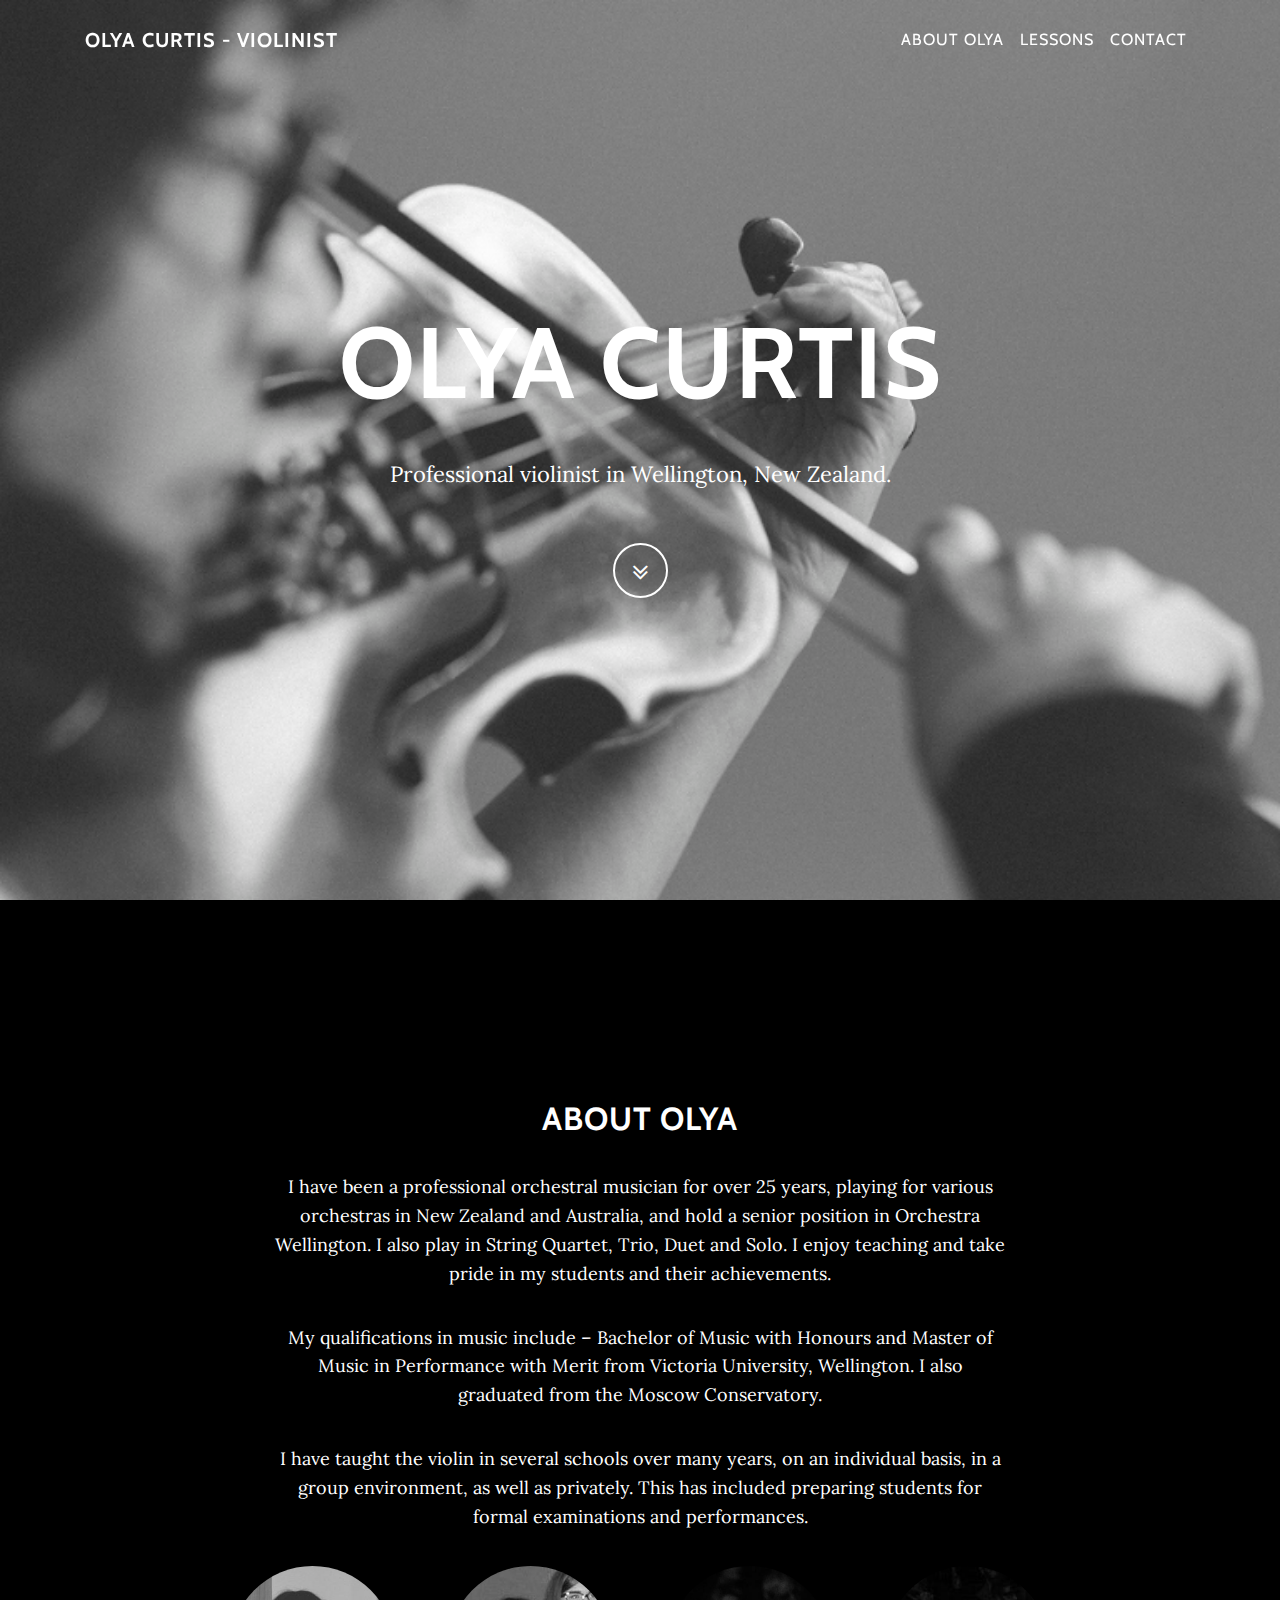
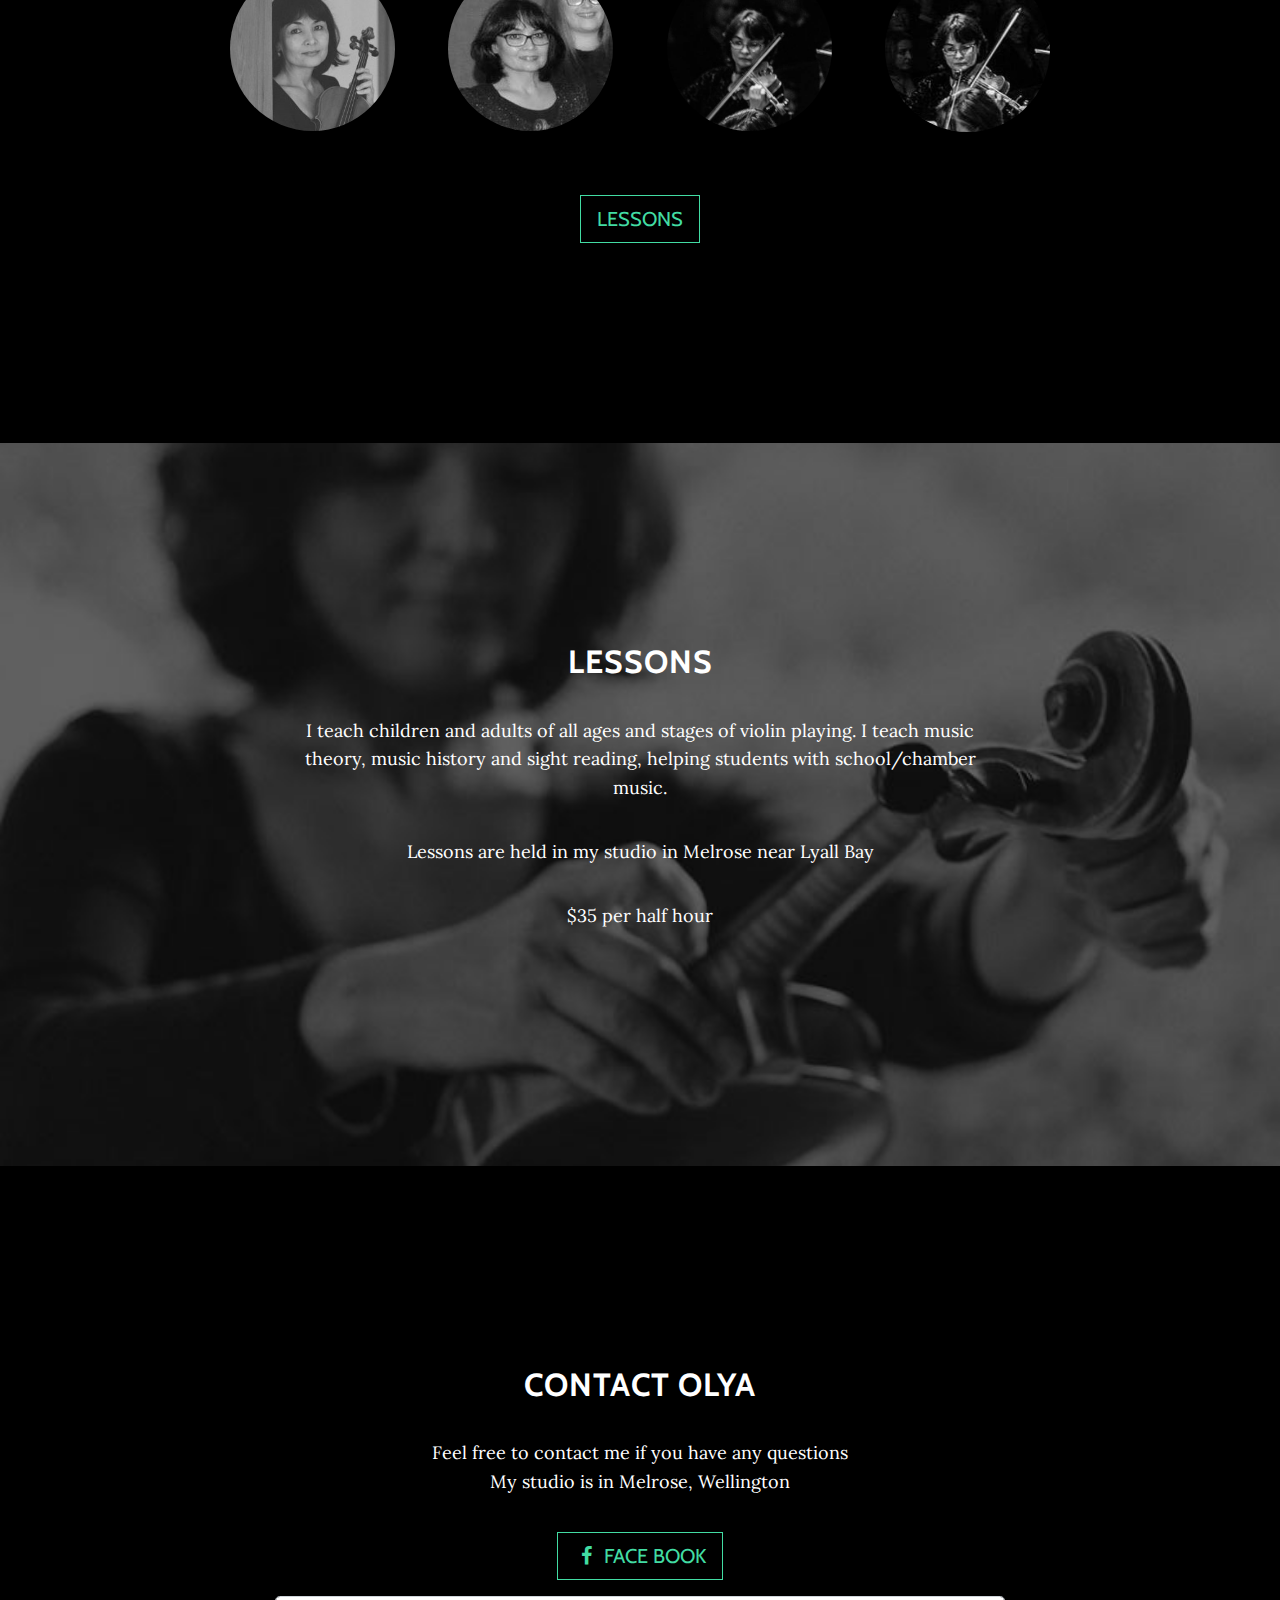
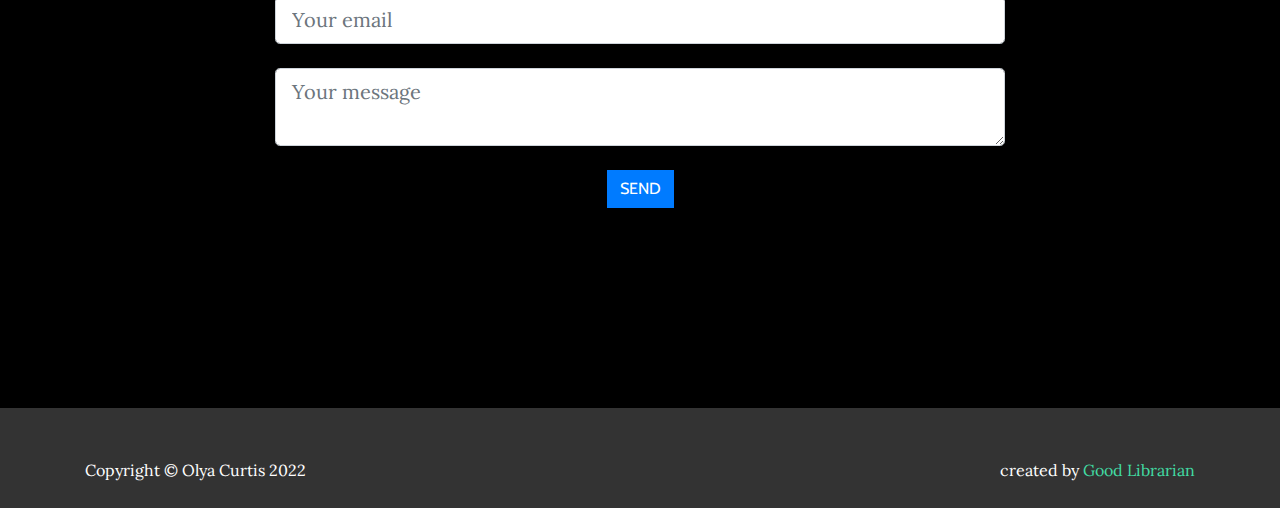
<file: index.html>
<!DOCTYPE html>
<html lang="en">

  <head>
 
    <meta charset="utf-8">
    <meta name="viewport" content="width=device-width, initial-scale=1, shrink-to-fit=no">
    <meta name="description" content="Olya Curtis is violinist in Wellington New Zealand. Offer tailered violin lessons for children, adults, any levels are welcome from absolute beginners to advanced students">
    <meta name="author" content="Olya Curtis">
	<meta name="keywords" content="violinist,Violin Lessons,Violin Teacher,begginer,music theory,ABRSM exam,violinist in wellington,new zealand,String Quartet,Trio,Duet,Solo">
	<meta name="google-site-verification" content="l8IYxlWPja9R1dwnLtuxTKXck14jRonvNL7AKL2cskU" />
    <title>Olya Curtis - Violinist</title>

    <!-- Bootstrap core CSS -->
    <link href="vendor/bootstrap/css/bootstrap.min.css" rel="stylesheet">

    <!-- Custom fonts for this template -->
    <link href="vendor/font-awesome/css/font-awesome.min.css" rel="stylesheet" type="text/css">
    <link href="https://fonts.googleapis.com/css?family=Lora:400,700,400italic,700italic" rel="stylesheet" type="text/css">
    <link href='https://fonts.googleapis.com/css?family=Cabin:700' rel='stylesheet' type='text/css'>

    <!-- Custom styles for this template -->
    <link href="css/grayscale.min.css" rel="stylesheet">

  </head>

  <body id="page-top">

    <!-- Navigation -->
    <nav class="navbar navbar-expand-lg navbar-light fixed-top" id="mainNav">
      <div class="container">
        <a class="navbar-brand js-scroll-trigger" href="#page-top">Olya Curtis - Violinist</a>
        <button class="navbar-toggler navbar-toggler-right" type="button" data-toggle="collapse" data-target="#navbarResponsive" aria-controls="navbarResponsive" aria-expanded="false" aria-label="Toggle navigation">
          Menu
          <i class="fa fa-bars"></i>
        </button>
        <div class="collapse navbar-collapse" id="navbarResponsive">
          <ul class="navbar-nav ml-auto">
            <li class="nav-item">
              <a class="nav-link js-scroll-trigger" href="#about">About Olya</a>
            </li>
            <li class="nav-item">
              <a class="nav-link js-scroll-trigger" href="#download">Lessons</a>
            </li>
            <li class="nav-item">
              <a class="nav-link js-scroll-trigger" href="#">Contact</a>
            </li>
		            </ul>
        </div>
      </div>
    </nav>

    <!-- Intro Header -->
    <header class="masthead">
      <div class="intro-body">
        <div class="container">
          <div class="row">
            <div class="col-lg-8 mx-auto">
              <h1 class="brand-heading">OLYA Curtis</h1>
              <p class="intro-text">Professional violinist in Wellington, New Zealand.
                <br></p>
              <a href="#about" class="btn btn-circle js-scroll-trigger">
                <i class="fa fa-angle-double-down animated"></i>
              </a>
            </div>
          </div>
        </div>
      </div>
    </header>

    <!-- About Section -->
    <section id="about" class="content-section text-center">
      <div class="container">
        <div class="row">
          <div class="col-lg-8 mx-auto">
            <h2>About Olya</h2>
            <p>
			I have been a professional orchestral musician for over 25 years, playing for various orchestras in New Zealand and Australia, 
			and hold a senior position in Orchestra Wellington. I also play in String Quartet, Trio, Duet and Solo. 
			I enjoy teaching and take pride in my students and their achievements.</p>
            
			<p>My qualifications in music include – Bachelor of Music with Honours and Master of Music in Performance with Merit from Victoria University, Wellington. 
			I also graduated from the Moscow Conservatory. 
			</p>
            <p>I have taught the violin in several schools over many years, on an individual basis, in a group environment, as well as privately. 
			This has included preparing students for formal examinations and performances. </p>
			<p></p>
          </div>
		  
		  
		  	
        </div>
		
      </div>



<!-- Portfolio part under about -->
      <div class="row justify-content-md-center">
	         <div class="col-lg-2 col-sm-3 col-md-3 mb-4">
          <a data-toggle="modal" href="#portfolio-modal-1"><img class="grey rounded-circle img-fluid d-block mx-auto" id="imggray" src="img/profile1-sm.jpg" alt="" width="165" height="165" > </a>
        </div>
		
        <div class="col-lg-2 col-sm-3 col-md-3 mb-4">
          <a data-toggle="modal" href="#portfolio-modal-2"><img class="grey rounded-circle img-fluid d-block mx-auto" id="imggray" src="img/profile2-sm.jpg" alt="" width="165" height="165"  alt=""> </a>
         </div>
		 
        <div class="col-lg-2 col-sm-3 col-md-3 mb-4">
          <a data-toggle="modal" href="#portfolio-modal-3"><img class="grey rounded-circle img-fluid d-block mx-auto" src="img/profile3-sm.jpg" alt="" width="165" height="165"  alt=""> </a>
         </div>
		 
        <div class="col-lg-2 col-sm-3 col-md-3 mb-4">
          <a data-toggle="modal" href="#portfolio-modal-4"><img class="grey rounded-circle img-fluid d-block mx-auto" src="img/profile4-sm.jpg" alt="" width="165" height="165"  alt=""> </a>
        </div>
		 </div>

 
	
	
		 
	<!-- Portfolio Modals -->

    <!-- Portfolio Modal 1 -->
   <div class="col mx-auto text center">
   <div class="modal fade" id="portfolio-modal-1" role="dialog" are-labelleby="profile-1">
      
        <button type="button" class="close" data-dismiss="modal" aria-label="Close">
          <span aria-hidden="true">&times;</span>
        </button>
		
		<div class="modal-dialog modal-lg" role="document">
   	    <img class="img-fluid mb-5" src="img/profile1-lg.jpg" alt="">
		</div>
	        
		<button type="button" class="btn btn-secondary" data-dismiss="modal">Close</button>
        </div>
	</div>
	
	
	   <!-- Portfolio Modal 2 -->
   <div class="col-lg-8 mx-auto text center">
   <div class="modal fade" id="portfolio-modal-2" role="dialog" are-labelleby="profile-2">
      
        <button type="button" class="close" data-dismiss="modal" aria-label="Close">
          <span aria-hidden="true">&times;</span>
        </button>
		
		<div class="modal-dialog modal-lg" role="document">
   	    <img class="img-fluid mb-5" src="img/profile2-lg.jpg" alt="">
		</div>
	        
		<button type="button" class="btn btn-secondary" data-dismiss="modal">Close</button>
        </div>
	</div>
   
   	   <!-- Portfolio Modal 3 -->
   <div class="col-lg-8 mx-auto text center">
   <div class="modal fade" id="portfolio-modal-3" role="dialog" are-labelleby="profile-3">
      
        <button type="button" class="close" data-dismiss="modal" aria-label="Close">
          <span aria-hidden="true">&times;</span>
        </button>
		
		<div class="modal-dialog modal-lg" role="document">
   	    <img class="img-fluid mb-5" src="img/profile3-lg.jpg" alt="">
		</div>
	        
		<button type="button" class="btn btn-secondary" data-dismiss="modal">Close</button>
        </div>
	</div>
	
		   <!-- Portfolio Modal 4 -->
   <div class="col-lg-8 mx-auto text center">
   <div class="modal fade" id="portfolio-modal-4" role="dialog" are-labelleby="profile-4">
      
        <button type="button" class="close" data-dismiss="modal" aria-label="Close">
          <span aria-hidden="true">&times;</span>
        </button>
		
		<div class="modal-dialog modal-lg" role="document">
   	    <img class="img-fluid mb-5" src="img/profile4-lg.jpg" alt="">
		</div>
	        
		<button type="button" class="btn btn-secondary" data-dismiss="modal">Close</button>
        </div>
	</div>

  <p></p>
  <a href="#download" class="btn btn-default btn-lg js-scroll-trigger">Lessons</a>
	
			
			
   </section>
	
	
	
    <!-- Download Section -->
    <section id="download" class="download-section content-section text-center">
      <div class="container">
        <div class="col-lg-8 mx-auto">
          <h2>Lessons</h2>
          <p>I teach children and adults of all ages and stages of violin playing. 
		  I teach music theory, music history and sight reading, helping students with school/chamber music.</p>
		<p>Lessons are held in my studio in Melrose near Lyall Bay</p>
		  <p>$35 per half hour</p>
          
        </div>
	</div>
    </section>
	
	
	

    <!-- Contact Section -->
    <section id="contact" class="content-section text-center">
      <div class="container">
        <div class="row">
		  <div class="col-lg-8 mx-auto">
            <h2>Contact Olya</h2>
            <p>Feel free to contact me if you have any questions <br> My studio is in Melrose, Wellington </p>
            <ul class="list-inline banner-social-buttons">
		<li class="list-inline-item">
                <a class="btn btn-default btn-lg" href="https://www.facebook.com/olya.curtis">
                  <i class="fa fa-fw fa-facebook"></i>
				  <span class="network-name">Face book</span>
                </a>
              </li>
               </ul>
			  
<!--my custom contact section -->

<form method="POST" action="https://formspree.io/f/mnqwjarj">
  <input class="form-control form-control-lg" type="email" name="email" placeholder="Your email"><br>
  <textarea class="form-control form-control-lg" name="message" placeholder="Your message"></textarea><br>
  <button type="submit" class="btn btn-primary btn-xl">Send</button>
</form>
		
			  
          </div>
        </div>
      </div>
    </section>

  
	  
    <!-- Footer -->
    <footer>
      <div class="container text-center">
	      <div id="copy-right">Copyright &copy; Olya Curtis 2022</div>
		  <div id="credit"> created by <a href="https://goodlibrarian.github.io" target="_blank">Good Librarian</a> </div>
		      </div>
    </footer>
	
	




	

    <!-- Bootstrap core JavaScript -->
    <script src="vendor/jquery/jquery.min.js"></script>
    <script src="vendor/bootstrap/js/bootstrap.bundle.min.js"></script>

    <!-- Plugin JavaScript -->
    <script src="vendor/jquery-easing/jquery.easing.min.js"></script>
	<script src="vendor/magnific-popup/jquery.magnific-popup.min.js"></script>


    <!-- Custom scripts for this template -->
    <script src="js/grayscale.min.js"></script>

  </body>

</html>
</file>
<file: css/grayscale.min.css>
body{font-family:Lora,'Helvetica Neue',Helvetica,Arial,sans-serif;position:relative;width:100%;height:100%;color:#fff;background-color:#000}html{width:100%;height:100%}h1,h2,h3,h4,h5,h6{font-family:Cabin,'Helvetica Neue',Helvetica,Arial,sans-serif;font-weight:700;margin:0 0 35px;letter-spacing:1px;text-transform:uppercase}p{font-size:16px;line-height:1.5;margin:0 0 25px}@media (min-width:768px){p{font-size:18px;line-height:1.6;margin:0 0 35px}}a{-webkit-transition:all .2s ease-in-out;-moz-transition:all .2s ease-in-out;transition:all .2s ease-in-out;color:#42dca3}a:focus,a:hover{text-decoration:none;color:#1d9b6c}#mainNav{font-family:Cabin,'Helvetica Neue',Helvetica,Arial,sans-serif;margin-bottom:0;text-transform:uppercase;border-bottom:1px solid rgba(255,255,255,.3);background-color:#000}#mainNav .navbar-toggler{font-size:14px;padding:11px;color:#fff;border:1px solid #fff}#mainNav .navbar-brand{font-weight:700}#mainNav a{color:#fff}#mainNav .navbar-nav .nav-item{-webkit-transition:background .3s ease-in-out;-moz-transition:background .3s ease-in-out;transition:background .3s ease-in-out}#mainNav .navbar-nav .nav-item:hover{color:fade(white,80%);outline:0;background-color:transparent}#mainNav .navbar-nav .nav-item:active,#mainNav .navbar-nav .nav-item:focus{outline:0;background-color:transparent}@media (min-width:992px){#mainNav{padding-top:20px;padding-bottom:20px;-webkit-transition:background .3s ease-in-out,padding-top .3s ease-in-out,padding-bottom .3s;-moz-transition:background .3s ease-in-out,padding-top .3s ease-in-out,padding-bottom .3s;transition:background .3s ease-in-out,padding-top .3s ease-in-out,padding-bottom .3s;letter-spacing:1px;border-bottom:none;background:0 0}#mainNav.navbar-shrink{padding-top:10px;padding-bottom:10px;border-bottom:1px solid rgba(255,255,255,.3);background:#000}#mainNav .nav-link.active{outline:0;background-color:rgba(255,255,255,.3)}#mainNav .nav-link.active:hover{color:#fff}}.masthead{display:table;width:100%;height:auto;padding:200px 0;text-align:center;color:#fff;background:url(../img/intro-bg.jpg) no-repeat bottom center scroll;background-color:#000;-webkit-background-size:cover;-moz-background-size:cover;-o-background-size:cover;background-size:cover}.masthead .intro-body{display:table-cell;vertical-align:middle}.masthead .intro-body .brand-heading{font-size:50px}.masthead .intro-body .intro-text{font-size:18px}@media (min-width:768px){.masthead{height:100%;padding:0}.masthead .intro-body .brand-heading{font-size:100px}.masthead .intro-body .intro-text{font-size:22px}}.btn-circle{font-size:26px;width:55px;height:55px;margin-top:15px;line-height:45px;-webkit-transition:background .3s ease-in-out;-moz-transition:background .3s ease-in-out;transition:background .3s ease-in-out;color:#fff;border:2px solid #fff;border-radius:100%!important;background:0 0}.btn-circle:focus,.btn-circle:hover{color:#fff;outline:0;background:rgba(255,255,255,.1)}.content-section{padding-top:150px;padding-bottom:150px}.download-section{color:#fff;background:url(../img/downloads-bg.jpg) no-repeat center center scroll;background-color:#000;-webkit-background-size:cover;-moz-background-size:cover;-o-background-size:cover;background-size:cover}#map{width:100%;height:300px}@media (min-width:992px){.content-section{padding-top:200px;padding-bottom:200px}#map{height:350px}}.btn{font-family:Cabin,'Helvetica Neue',Helvetica,Arial,sans-serif;font-weight:400;-webkit-transition:all .3s ease-in-out;-moz-transition:all .3s ease-in-out;transition:all .3s ease-in-out;text-transform:uppercase;border-radius:0}.btn-default{color:#42dca3;border:1px solid #42dca3;background-color:transparent}.btn-default:focus,.btn-default:hover{color:#000;border:1px solid #42dca3;outline:0;background-color:#42dca3}ul.banner-social-buttons{margin-top:0}@media (max-width:1199px){ul.banner-social-buttons{margin-top:15px}}@media (max-width:767px){ul.banner-social-buttons li{display:block;margin-bottom:20px;padding:0}ul.banner-social-buttons li:last-child{margin-bottom:0}}footer{padding:50px 0;background-color:#333333;}#copy-right{float:left;}#credit{float:right;}footer p{font-size:14px;margin:0}::-moz-selection{background:#fcfcfc;background:rgba(255,255,255,.2);text-shadow:none}::selection{background:#fcfcfc;background:rgba(255,255,255,.2);text-shadow:none}img::selection{background:0 0}img::-moz-selection{background:0 0}img{margin-left: auto; margin-right: auto;}


img.grey {
	-webkit-filter: grayscale(100%);
	filter: grayscale(100%);
}
img:hover {filter: none;-webkit-filter: grayscale(0%);-webkit-transition: all 0.7s ease;transition: all 0.7s ease;}
</file>
